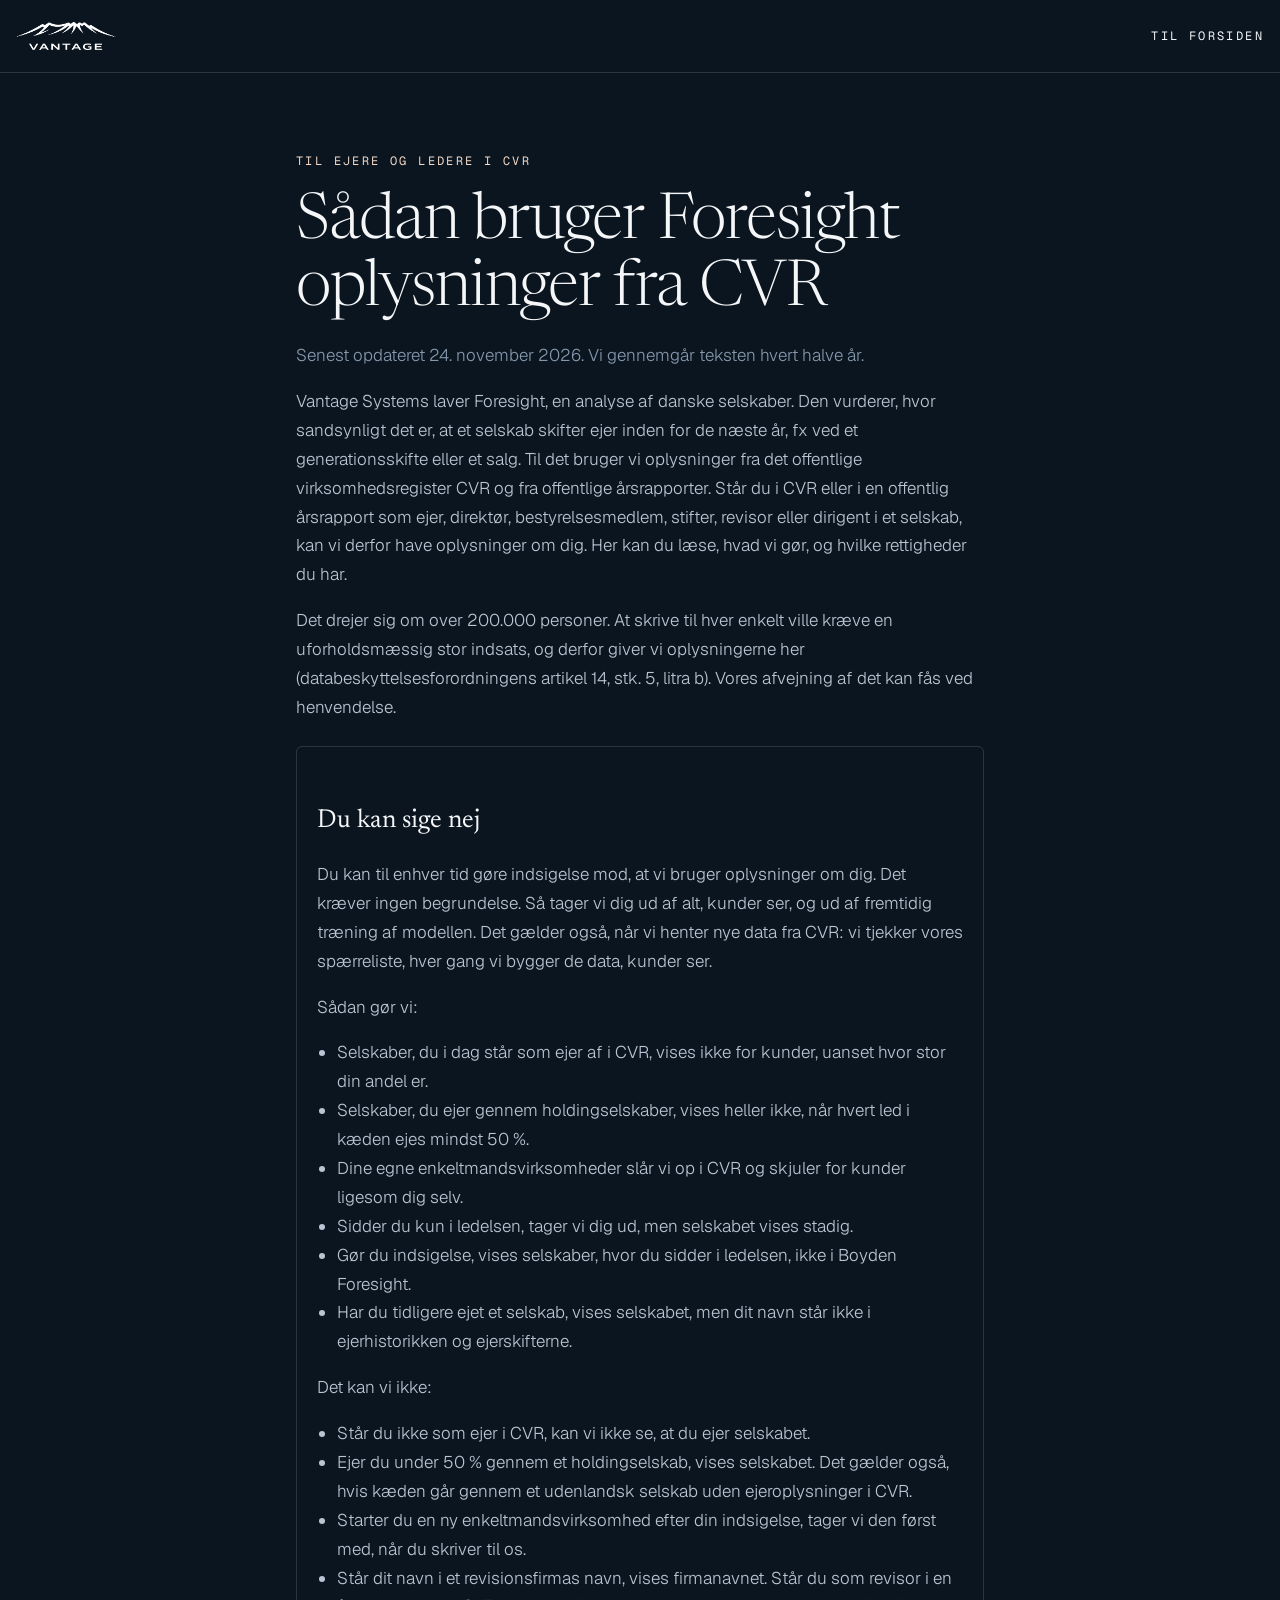
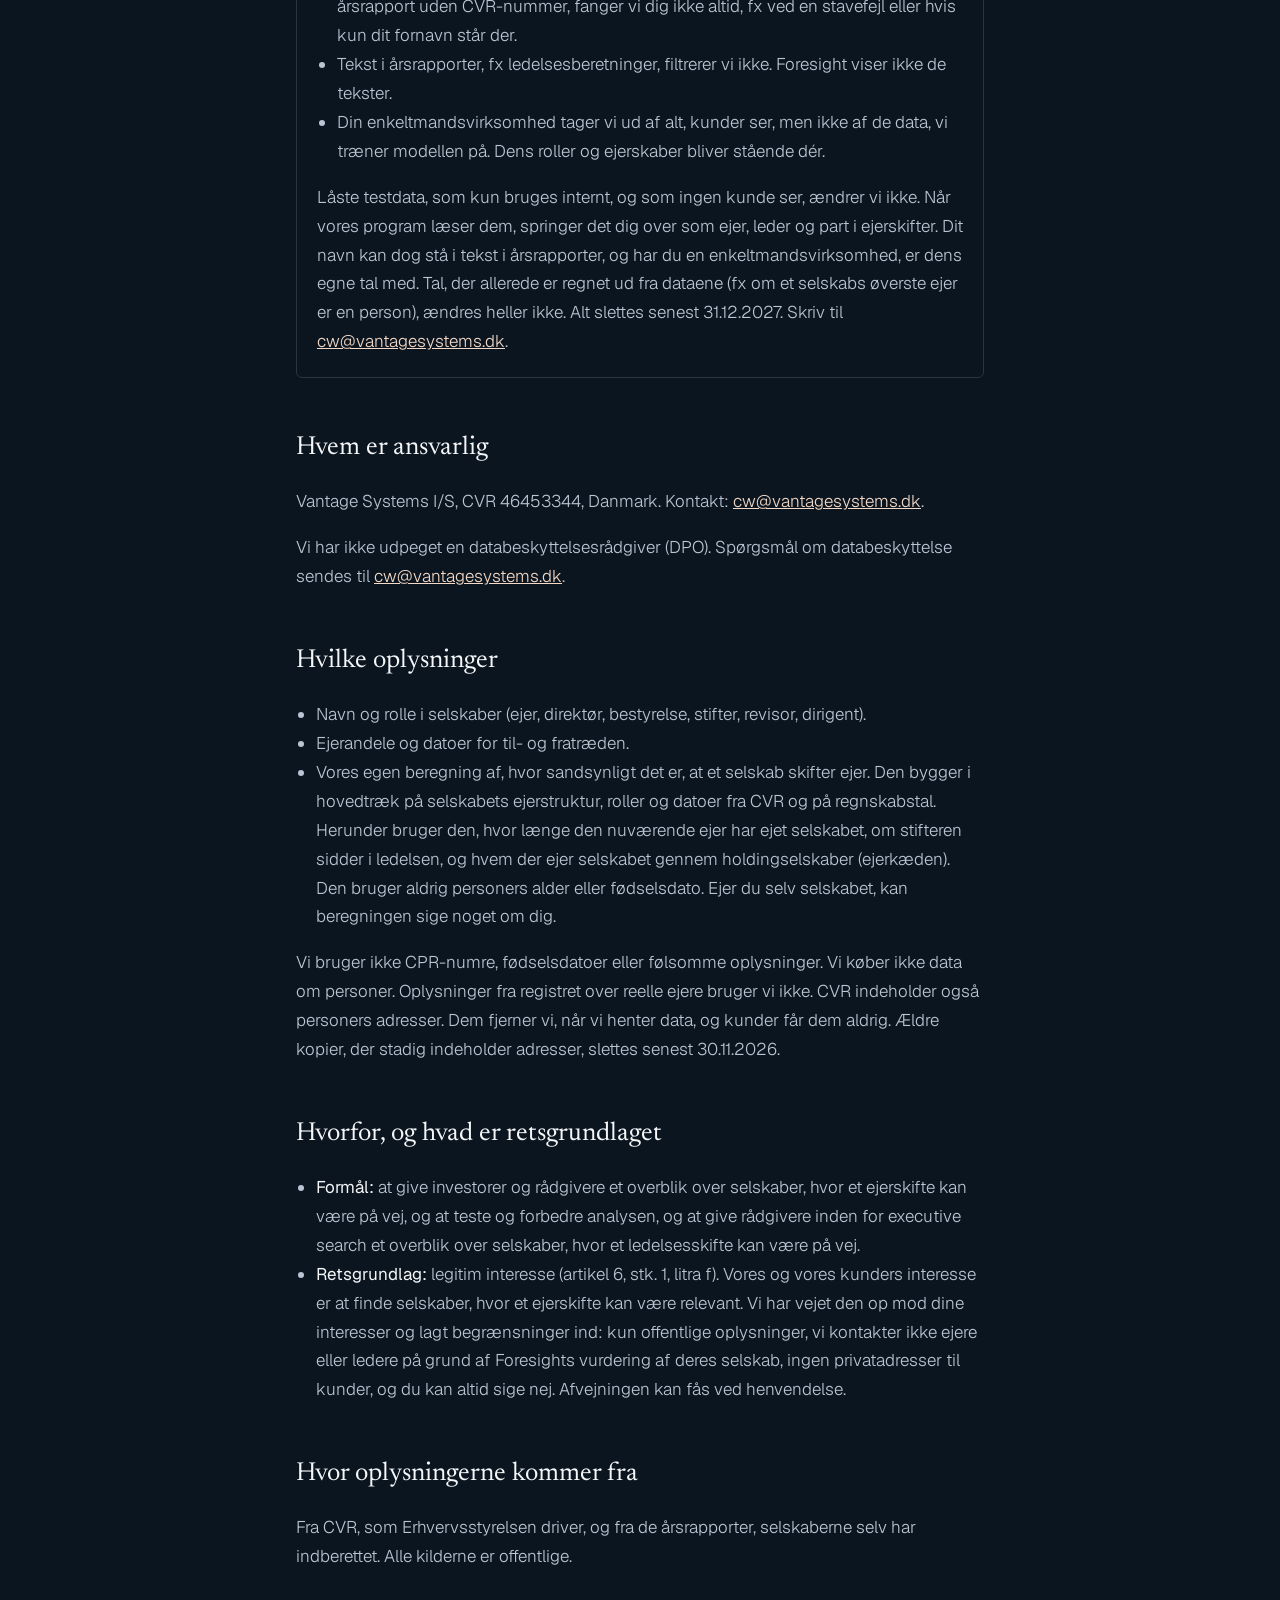
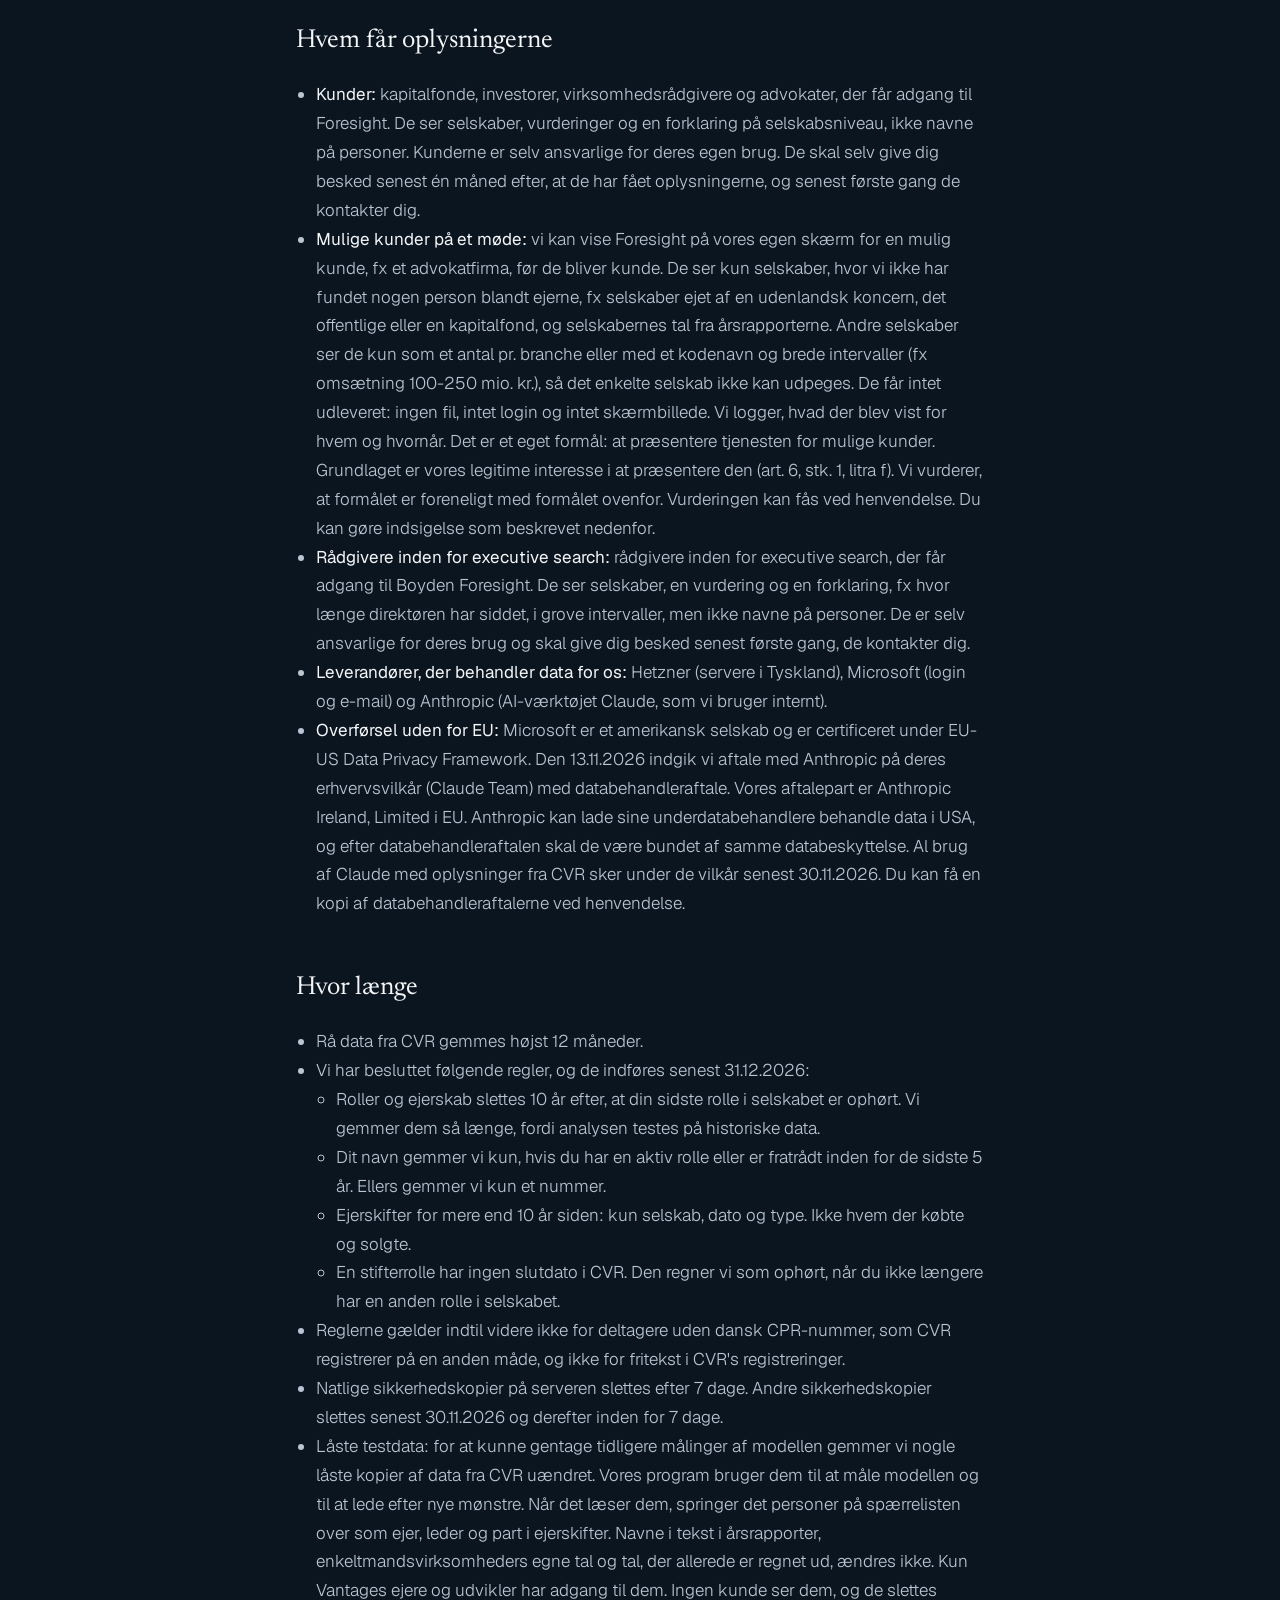
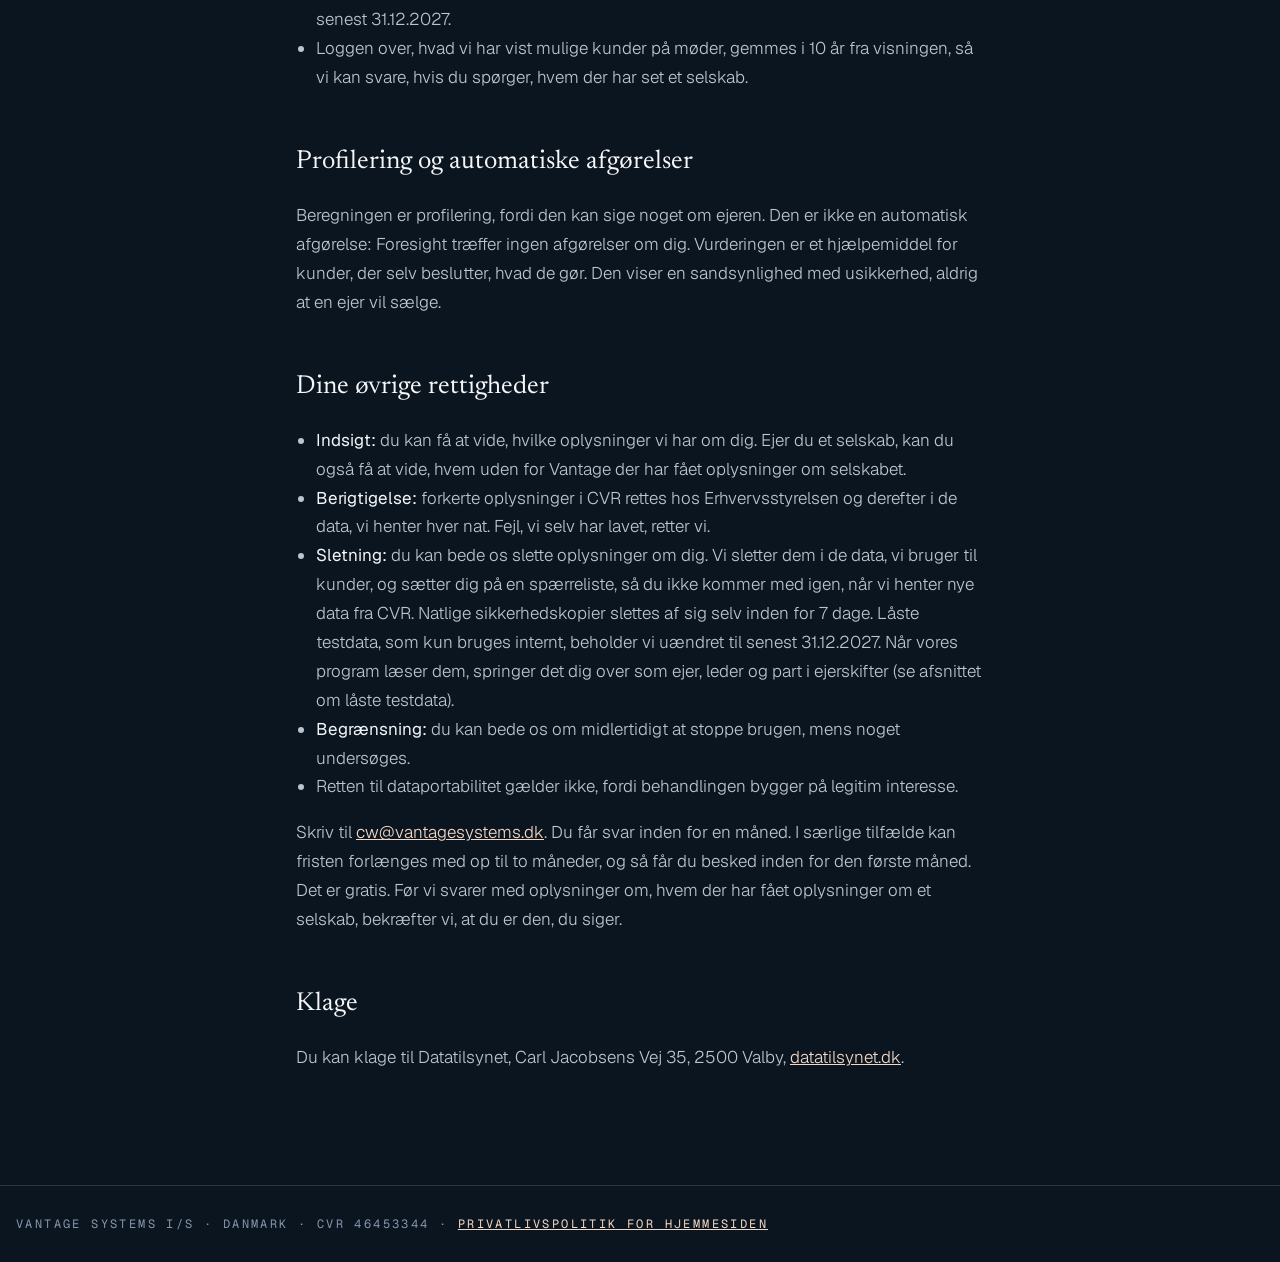
<file: cvr-oplysninger.html>
<!doctype html>
<html lang="da">
<head>
<meta charset="utf-8">
<meta name="viewport" content="width=device-width, initial-scale=1, viewport-fit=cover">
<title>Oplysninger fra CVR · Vantage Systems</title>
<meta name="description" content="Sådan bruger Vantage Systems oplysninger om ejere og ledere fra CVR i Foresight, og hvilke rettigheder du har.">
<meta name="robots" content="index,follow">
<link rel="icon" href="favicon.ico" sizes="any">
<link rel="stylesheet" href="fonts.css">
<style>
:root{--night:#0B1520;--dusk:#13233A;--mist:#B9C5D2;--snow:#F4F6F8;--glow:#F3D9C6;--line:rgba(244,246,248,.14);
  --f-display:'Newsreader',Georgia,serif;--f-body:'Geist','Helvetica Neue',Arial,sans-serif;--f-mono:'Geist Mono',ui-monospace,Menlo,monospace;color-scheme:dark}
*{box-sizing:border-box}
body{margin:0;background:var(--night);color:var(--snow);font-family:var(--f-body);font-weight:300;font-size:17px;line-height:1.7}
.wrap{padding-left:max(16px,env(safe-area-inset-left,0px));padding-right:max(16px,env(safe-area-inset-right,0px))}
header{display:flex;justify-content:space-between;align-items:center;padding-block:22px;border-bottom:1px solid var(--line)}
header img{width:100px;height:auto;display:block}
a{color:var(--glow)}
.mono{font-family:var(--f-mono);font-size:12px;letter-spacing:.2em;text-transform:uppercase}
main{max-width:720px;margin:0 auto;padding-block:72px 96px}
h1{font-family:var(--f-display);font-weight:300;font-size:clamp(40px,6vw,64px);line-height:1.05;margin:16px 0 8px;letter-spacing:-.015em;text-wrap:balance}
h2{font-family:var(--f-display);font-weight:400;font-size:26px;margin:48px 0 8px;text-wrap:balance}
p,li{color:var(--mist)} ul{padding-left:20px}
strong{color:var(--snow);font-weight:400}
.meta{color:#8597AB}
.boks{border:1px solid var(--line);border-radius:6px;padding:4px 20px;margin-top:24px}
footer{border-top:1px solid var(--line);padding-block:28px;color:#8597AB;font-size:11px}
</style>
</head>
<body>
<header class="wrap"><a href="index.html" aria-label="Vantage forside"><img src="logo.png" alt="Vantage"></a><a class="mono" href="index.html" style="color:var(--snow);text-decoration:none">Til forsiden</a></header>
<main class="wrap">
  <span class="mono" style="color:var(--glow)">Til ejere og ledere i CVR</span>
  <h1>Sådan bruger Foresight oplysninger fra CVR</h1>
  <p class="meta">Senest opdateret 24. november 2026. Vi gennemgår teksten hvert halve år.</p>

  <p>Vantage Systems laver Foresight, en analyse af danske selskaber. Den vurderer, hvor sandsynligt det er, at et selskab skifter ejer inden for de næste år, fx ved et generationsskifte eller et salg. Til det bruger vi oplysninger fra det offentlige virksomhedsregister CVR og fra offentlige årsrapporter. Står du i CVR eller i en offentlig årsrapport som ejer, direktør, bestyrelsesmedlem, stifter, revisor eller dirigent i et selskab, kan vi derfor have oplysninger om dig. Her kan du læse, hvad vi gør, og hvilke rettigheder du har.</p>
  <p>Det drejer sig om over 200.000 personer. At skrive til hver enkelt ville kræve en uforholdsmæssig stor indsats, og derfor giver vi oplysningerne her (databeskyttelsesforordningens artikel 14, stk. 5, litra b). Vores afvejning af det kan fås ved henvendelse.</p>

  <div class="boks">
    <h2>Du kan sige nej</h2>
    <p>Du kan til enhver tid gøre indsigelse mod, at vi bruger oplysninger om dig. Det kræver ingen begrundelse. Så tager vi dig ud af alt, kunder ser, og ud af fremtidig træning af modellen. Det gælder også, når vi henter nye data fra CVR: vi tjekker vores spærreliste, hver gang vi bygger de data, kunder ser.</p>
    <p>Sådan gør vi:</p>
    <ul>
      <li>Selskaber, du i dag står som ejer af i CVR, vises ikke for kunder, uanset hvor stor din andel er.</li>
      <li>Selskaber, du ejer gennem holdingselskaber, vises heller ikke, når hvert led i kæden ejes mindst 50 %.</li>
      <li>Dine egne enkeltmandsvirksomheder slår vi op i CVR og skjuler for kunder ligesom dig selv.</li>
      <li>Sidder du kun i ledelsen, tager vi dig ud, men selskabet vises stadig.</li>
      <li>Gør du indsigelse, vises selskaber, hvor du sidder i ledelsen, ikke i Boyden Foresight.</li>
      <li>Har du tidligere ejet et selskab, vises selskabet, men dit navn står ikke i ejerhistorikken og ejerskifterne.</li>
    </ul>
    <p>Det kan vi ikke:</p>
    <ul>
      <li>Står du ikke som ejer i CVR, kan vi ikke se, at du ejer selskabet.</li>
      <li>Ejer du under 50 % gennem et holdingselskab, vises selskabet. Det gælder også, hvis kæden går gennem et udenlandsk selskab uden ejeroplysninger i CVR.</li>
      <li>Starter du en ny enkeltmandsvirksomhed efter din indsigelse, tager vi den først med, når du skriver til os.</li>
      <li>Står dit navn i et revisionsfirmas navn, vises firmanavnet. Står du som revisor i en årsrapport uden CVR-nummer, fanger vi dig ikke altid, fx ved en stavefejl eller hvis kun dit fornavn står der.</li>
      <li>Tekst i årsrapporter, fx ledelsesberetninger, filtrerer vi ikke. Foresight viser ikke de tekster.</li>
      <li>Din enkeltmandsvirksomhed tager vi ud af alt, kunder ser, men ikke af de data, vi træner modellen på. Dens roller og ejerskaber bliver stående dér.</li>
    </ul>
    <p>Låste testdata, som kun bruges internt, og som ingen kunde ser, ændrer vi ikke. Når vores program læser dem, springer det dig over som ejer, leder og part i ejerskifter. Dit navn kan dog stå i tekst i årsrapporter, og har du en enkeltmandsvirksomhed, er dens egne tal med. Tal, der allerede er regnet ud fra dataene (fx om et selskabs øverste ejer er en person), ændres heller ikke. Alt slettes senest 31.12.2027. Skriv til <a href="mailto:cw@vantagesystems.dk">cw@vantagesystems.dk</a>.</p>
  </div>

  <h2>Hvem er ansvarlig</h2>
  <p>Vantage Systems I/S, CVR 46453344, Danmark. Kontakt: <a href="mailto:cw@vantagesystems.dk">cw@vantagesystems.dk</a>.</p>
  <p>Vi har ikke udpeget en databeskyttelsesrådgiver (DPO). Spørgsmål om databeskyttelse sendes til <a href="mailto:cw@vantagesystems.dk">cw@vantagesystems.dk</a>.</p>

  <h2>Hvilke oplysninger</h2>
  <ul>
    <li>Navn og rolle i selskaber (ejer, direktør, bestyrelse, stifter, revisor, dirigent).</li>
    <li>Ejerandele og datoer for til- og fratræden.</li>
    <li>Vores egen beregning af, hvor sandsynligt det er, at et selskab skifter ejer. Den bygger i hovedtræk på selskabets ejerstruktur, roller og datoer fra CVR og på regnskabstal. Herunder bruger den, hvor længe den nuværende ejer har ejet selskabet, om stifteren sidder i ledelsen, og hvem der ejer selskabet gennem holdingselskaber (ejerkæden). Den bruger aldrig personers alder eller fødselsdato. Ejer du selv selskabet, kan beregningen sige noget om dig.</li>
  </ul>
  <p>Vi bruger ikke CPR-numre, fødselsdatoer eller følsomme oplysninger. Vi køber ikke data om personer. Oplysninger fra registret over reelle ejere bruger vi ikke. CVR indeholder også personers adresser. Dem fjerner vi, når vi henter data, og kunder får dem aldrig. Ældre kopier, der stadig indeholder adresser, slettes senest 30.11.2026.</p>

  <h2>Hvorfor, og hvad er retsgrundlaget</h2>
  <ul>
    <li><strong>Formål:</strong> at give investorer og rådgivere et overblik over selskaber, hvor et ejerskifte kan være på vej, og at teste og forbedre analysen, og at give rådgivere inden for executive search et overblik over selskaber, hvor et ledelsesskifte kan være på vej.</li>
    <li><strong>Retsgrundlag:</strong> legitim interesse (artikel 6, stk. 1, litra f). Vores og vores kunders interesse er at finde selskaber, hvor et ejerskifte kan være relevant. Vi har vejet den op mod dine interesser og lagt begrænsninger ind: kun offentlige oplysninger, vi kontakter ikke ejere eller ledere på grund af Foresights vurdering af deres selskab, ingen privatadresser til kunder, og du kan altid sige nej. Afvejningen kan fås ved henvendelse.</li>
  </ul>

  <h2>Hvor oplysningerne kommer fra</h2>
  <p>Fra CVR, som Erhvervsstyrelsen driver, og fra de årsrapporter, selskaberne selv har indberettet. Alle kilderne er offentlige.</p>

  <h2>Hvem får oplysningerne</h2>
  <ul>
    <li><strong>Kunder:</strong> kapitalfonde, investorer, virksomhedsrådgivere og advokater, der får adgang til Foresight. De ser selskaber, vurderinger og en forklaring på selskabsniveau, ikke navne på personer. Kunderne er selv ansvarlige for deres egen brug. De skal selv give dig besked senest én måned efter, at de har fået oplysningerne, og senest første gang de kontakter dig.</li>
    <li><strong>Mulige kunder på et møde:</strong> vi kan vise Foresight på vores egen skærm for en mulig kunde, fx et advokatfirma, før de bliver kunde. De ser kun selskaber, hvor vi ikke har fundet nogen person blandt ejerne, fx selskaber ejet af en udenlandsk koncern, det offentlige eller en kapitalfond, og selskabernes tal fra årsrapporterne. Andre selskaber ser de kun som et antal pr. branche eller med et kodenavn og brede intervaller (fx omsætning 100-250 mio. kr.), så det enkelte selskab ikke kan udpeges. De får intet udleveret: ingen fil, intet login og intet skærmbillede. Vi logger, hvad der blev vist for hvem og hvornår. Det er et eget formål: at præsentere tjenesten for mulige kunder. Grundlaget er vores legitime interesse i at præsentere den (art. 6, stk. 1, litra f). Vi vurderer, at formålet er foreneligt med formålet ovenfor. Vurderingen kan fås ved henvendelse. Du kan gøre indsigelse som beskrevet nedenfor.</li>
    <li><strong>Rådgivere inden for executive search:</strong> rådgivere inden for executive search, der får adgang til Boyden Foresight. De ser selskaber, en vurdering og en forklaring, fx hvor længe direktøren har siddet, i grove intervaller, men ikke navne på personer. De er selv ansvarlige for deres brug og skal give dig besked senest første gang, de kontakter dig.</li>
    <li><strong>Leverandører, der behandler data for os:</strong> Hetzner (servere i Tyskland), Microsoft (login og e-mail) og Anthropic (AI-værktøjet Claude, som vi bruger internt).</li>
    <li><strong>Overførsel uden for EU:</strong> Microsoft er et amerikansk selskab og er certificeret under EU-US Data Privacy Framework. Den 13.11.2026 indgik vi aftale med Anthropic på deres erhvervsvilkår (Claude Team) med databehandleraftale. Vores aftalepart er Anthropic Ireland, Limited i EU. Anthropic kan lade sine underdatabehandlere behandle data i USA, og efter databehandleraftalen skal de være bundet af samme databeskyttelse. Al brug af Claude med oplysninger fra CVR sker under de vilkår senest 30.11.2026. Du kan få en kopi af databehandleraftalerne ved henvendelse.</li>
  </ul>

  <h2>Hvor længe</h2>
  <ul>
    <li>Rå data fra CVR gemmes højst 12 måneder.</li>
    <li>Vi har besluttet følgende regler, og de indføres senest 31.12.2026:
      <ul>
        <li>Roller og ejerskab slettes 10 år efter, at din sidste rolle i selskabet er ophørt. Vi gemmer dem så længe, fordi analysen testes på historiske data.</li>
        <li>Dit navn gemmer vi kun, hvis du har en aktiv rolle eller er fratrådt inden for de sidste 5 år. Ellers gemmer vi kun et nummer.</li>
        <li>Ejerskifter for mere end 10 år siden: kun selskab, dato og type. Ikke hvem der købte og solgte.</li>
        <li>En stifterrolle har ingen slutdato i CVR. Den regner vi som ophørt, når du ikke længere har en anden rolle i selskabet.</li>
      </ul>
    </li>
    <li>Reglerne gælder indtil videre ikke for deltagere uden dansk CPR-nummer, som CVR registrerer på en anden måde, og ikke for fritekst i CVR's registreringer.</li>
    <li>Natlige sikkerhedskopier på serveren slettes efter 7 dage. Andre sikkerhedskopier slettes senest 30.11.2026 og derefter inden for 7 dage.</li>
    <li>Låste testdata: for at kunne gentage tidligere målinger af modellen gemmer vi nogle låste kopier af data fra CVR uændret. Vores program bruger dem til at måle modellen og til at lede efter nye mønstre. Når det læser dem, springer det personer på spærrelisten over som ejer, leder og part i ejerskifter. Navne i tekst i årsrapporter, enkeltmandsvirksomheders egne tal og tal, der allerede er regnet ud, ændres ikke. Kun Vantages ejere og udvikler har adgang til dem. Ingen kunde ser dem, og de slettes senest 31.12.2027.</li>
    <li>Loggen over, hvad vi har vist mulige kunder på møder, gemmes i 10 år fra visningen, så vi kan svare, hvis du spørger, hvem der har set et selskab.</li>
  </ul>

  <h2>Profilering og automatiske afgørelser</h2>
  <p>Beregningen er profilering, fordi den kan sige noget om ejeren. Den er ikke en automatisk afgørelse: Foresight træffer ingen afgørelser om dig. Vurderingen er et hjælpemiddel for kunder, der selv beslutter, hvad de gør. Den viser en sandsynlighed med usikkerhed, aldrig at en ejer vil sælge.</p>

  <h2>Dine øvrige rettigheder</h2>
  <ul>
    <li><strong>Indsigt:</strong> du kan få at vide, hvilke oplysninger vi har om dig. Ejer du et selskab, kan du også få at vide, hvem uden for Vantage der har fået oplysninger om selskabet.</li>
    <li><strong>Berigtigelse:</strong> forkerte oplysninger i CVR rettes hos Erhvervsstyrelsen og derefter i de data, vi henter hver nat. Fejl, vi selv har lavet, retter vi.</li>
    <li><strong>Sletning:</strong> du kan bede os slette oplysninger om dig. Vi sletter dem i de data, vi bruger til kunder, og sætter dig på en spærreliste, så du ikke kommer med igen, når vi henter nye data fra CVR. Natlige sikkerhedskopier slettes af sig selv inden for 7 dage. Låste testdata, som kun bruges internt, beholder vi uændret til senest 31.12.2027. Når vores program læser dem, springer det dig over som ejer, leder og part i ejerskifter (se afsnittet om låste testdata).</li>
    <li><strong>Begrænsning:</strong> du kan bede os om midlertidigt at stoppe brugen, mens noget undersøges.</li>
    <li>Retten til dataportabilitet gælder ikke, fordi behandlingen bygger på legitim interesse.</li>
  </ul>
  <p>Skriv til <a href="mailto:cw@vantagesystems.dk">cw@vantagesystems.dk</a>. Du får svar inden for en måned. I særlige tilfælde kan fristen forlænges med op til to måneder, og så får du besked inden for den første måned. Det er gratis. Før vi svarer med oplysninger om, hvem der har fået oplysninger om et selskab, bekræfter vi, at du er den, du siger.</p>

  <h2>Klage</h2>
  <p>Du kan klage til Datatilsynet, Carl Jacobsens Vej 35, 2500 Valby, <a href="https://www.datatilsynet.dk" rel="noopener">datatilsynet.dk</a>.</p>
</main>
<footer class="wrap mono">Vantage Systems I/S · Danmark · CVR 46453344 · <a href="privacy.html">Privatlivspolitik for hjemmesiden</a></footer>
</body>
</html>
</file>
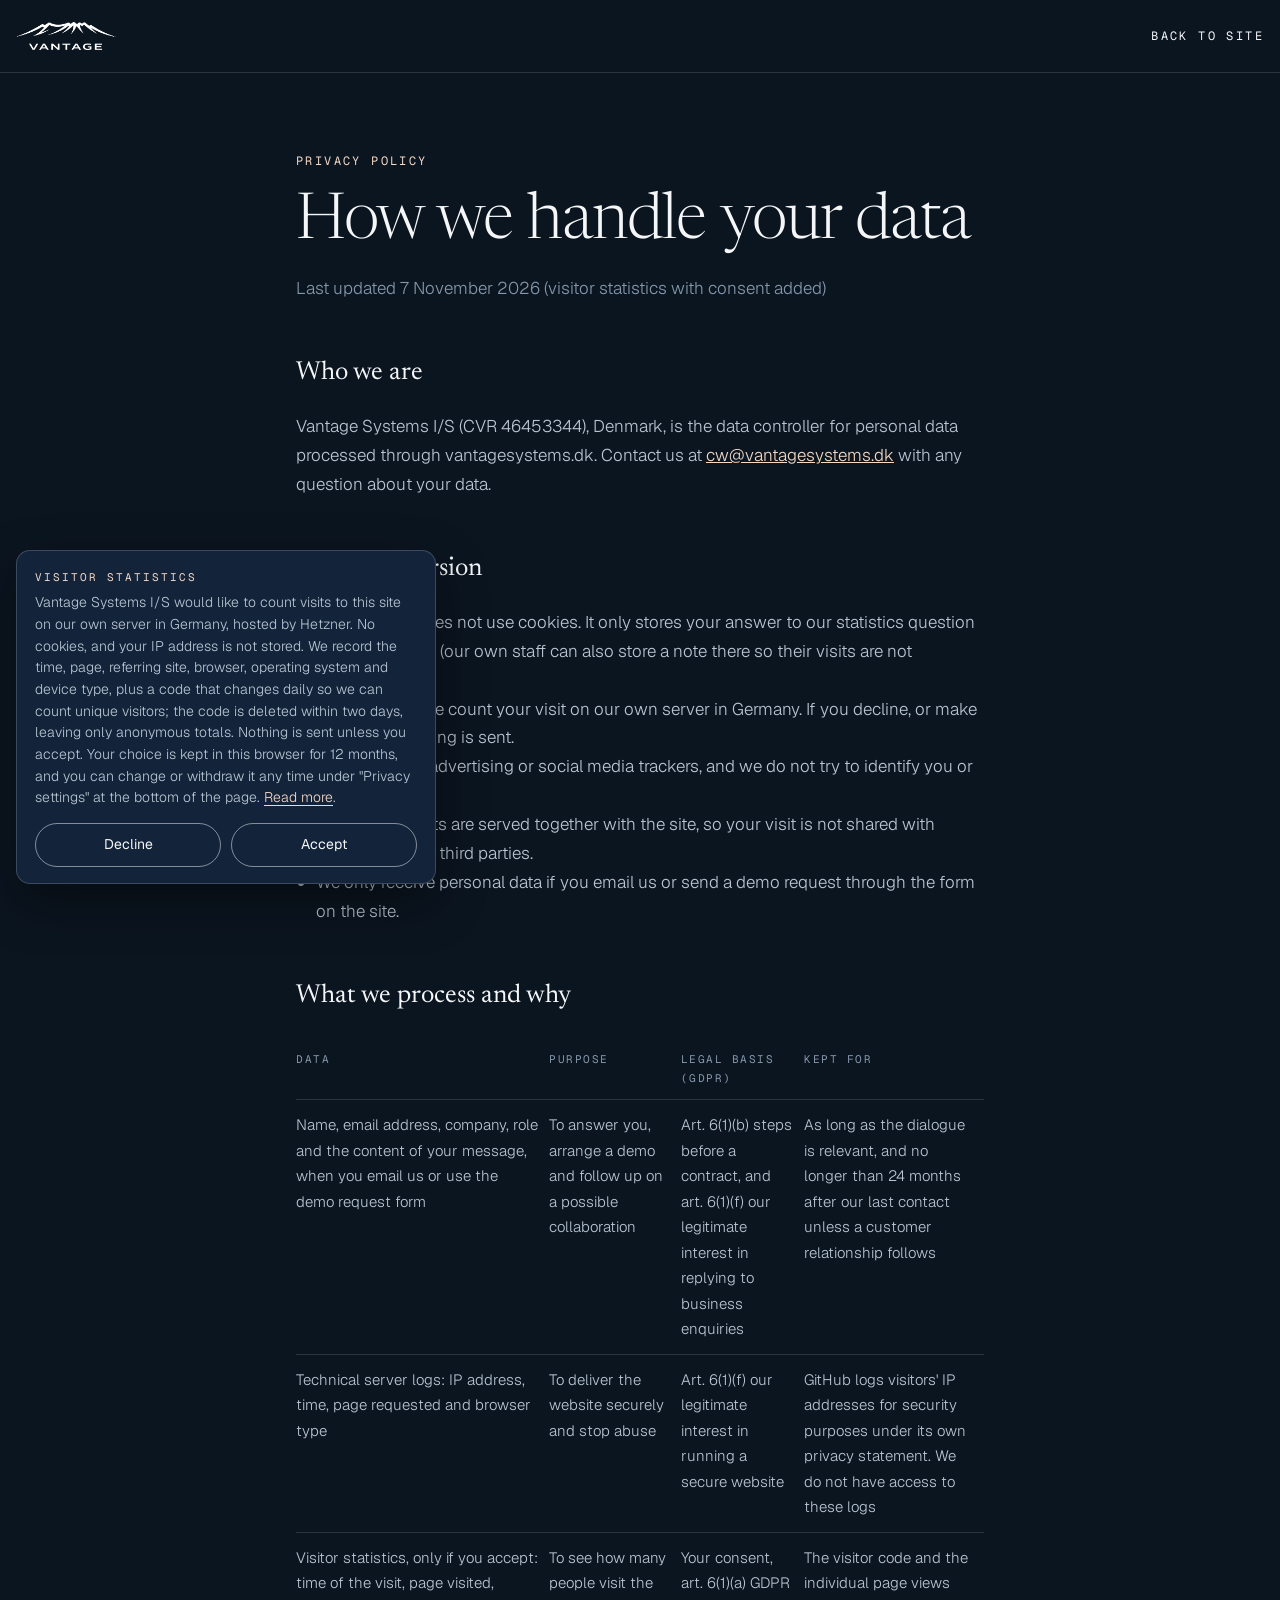
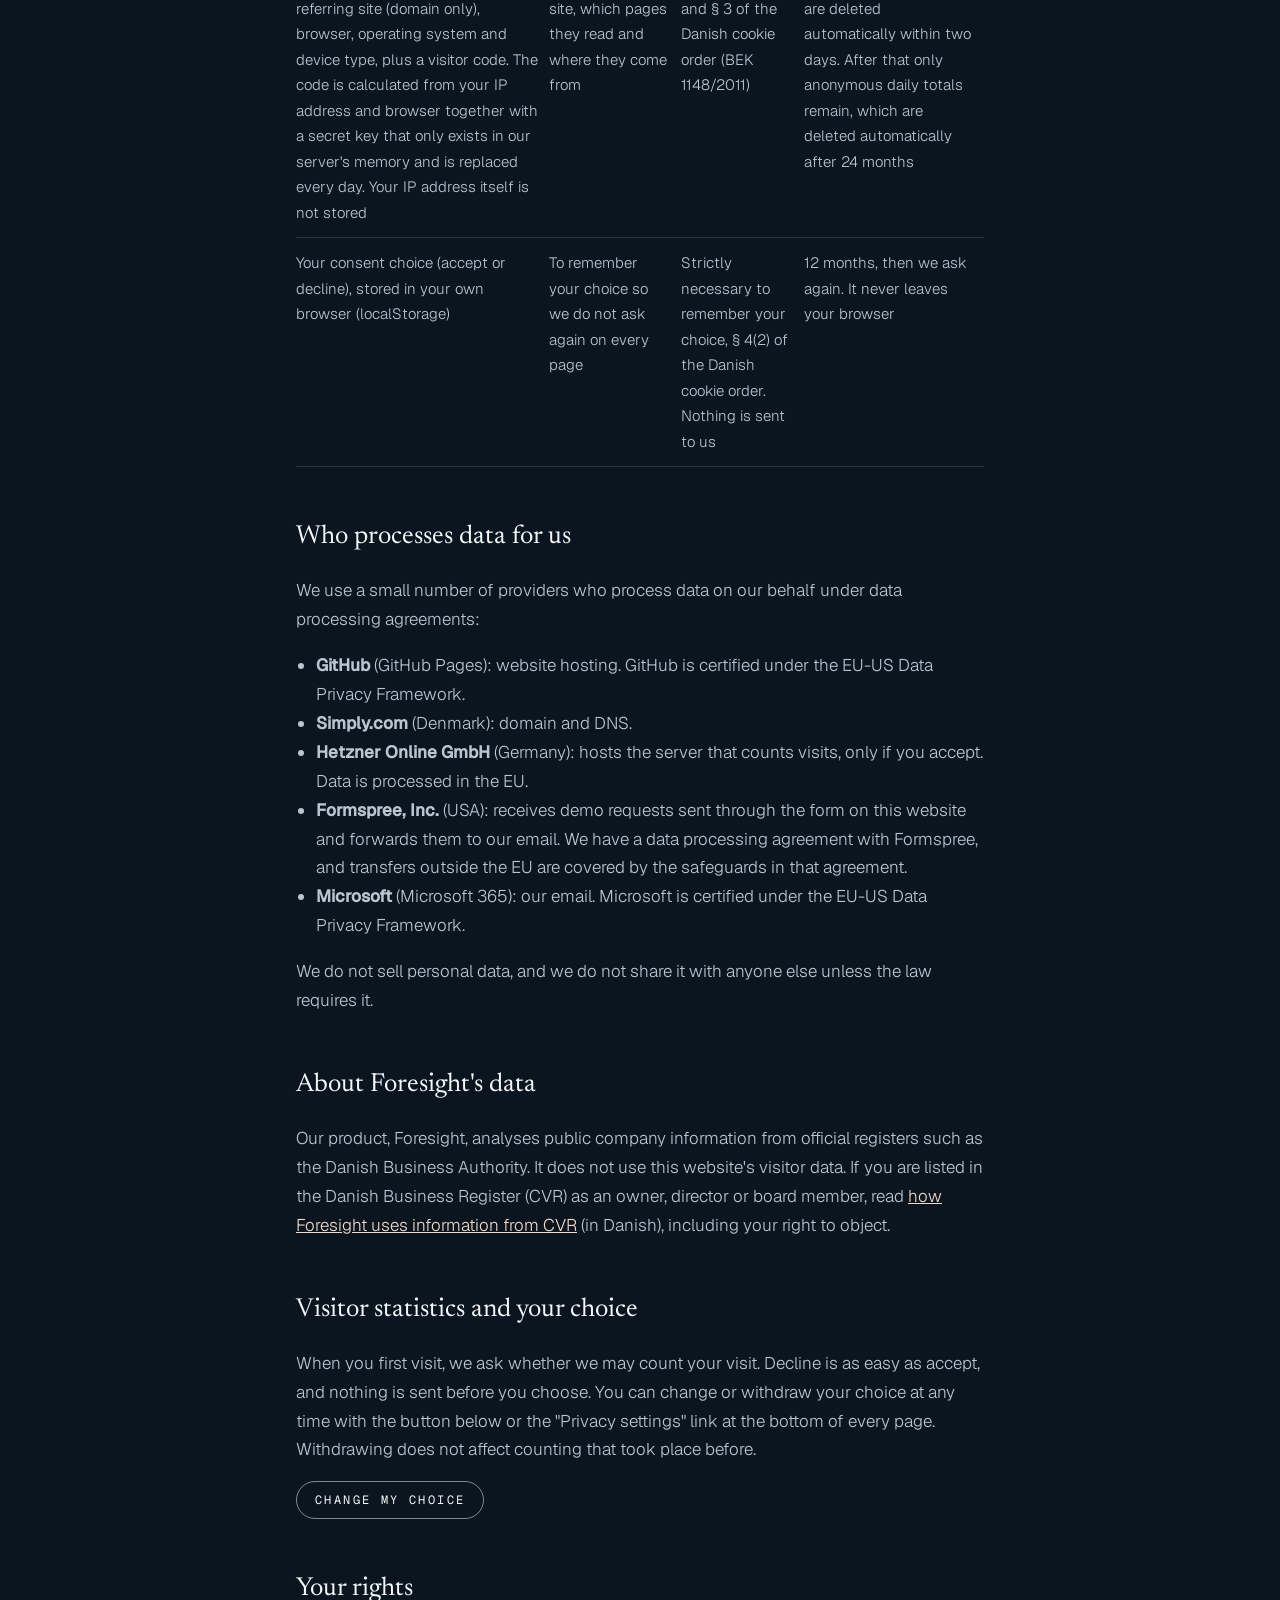
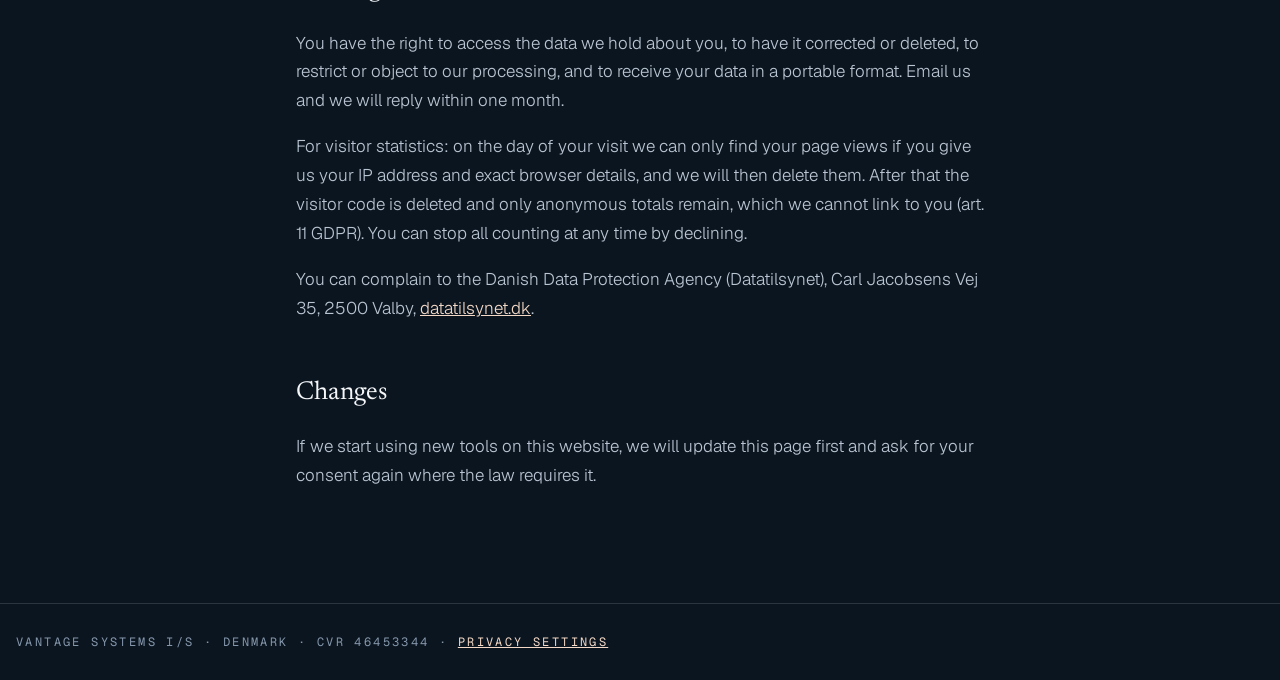
<file: privacy.html>
<!doctype html>
<html lang="en">
<head>
<meta charset="utf-8">
<meta name="viewport" content="width=device-width, initial-scale=1, viewport-fit=cover">
<title>Privacy policy · Vantage Systems</title>
<meta name="description" content="How Vantage Systems I/S handles personal data on vantagesystems.dk.">
<meta name="robots" content="index,follow">
<link rel="icon" href="favicon.ico" sizes="any">
<link rel="stylesheet" href="fonts.css">
<style>
:root{--night:#0B1520;--dusk:#13233A;--mist:#B9C5D2;--snow:#F4F6F8;--glow:#F3D9C6;--line:rgba(244,246,248,.14);
  --f-display:'Newsreader',Georgia,serif;--f-body:'Geist','Helvetica Neue',Arial,sans-serif;--f-mono:'Geist Mono',ui-monospace,Menlo,monospace;color-scheme:dark}
*{box-sizing:border-box}
body{margin:0;background:var(--night);color:var(--snow);font-family:var(--f-body);font-weight:300;font-size:17px;line-height:1.7}
.wrap{padding-left:max(16px,env(safe-area-inset-left,0px));padding-right:max(16px,env(safe-area-inset-right,0px))}
header{display:flex;justify-content:space-between;align-items:center;padding-block:22px;border-bottom:1px solid var(--line)}
header img{width:100px;height:auto;display:block}
a{color:var(--glow)}
.mono{font-family:var(--f-mono);font-size:12px;letter-spacing:.2em;text-transform:uppercase}
main{max-width:720px;margin:0 auto;padding-block:72px 96px}
h1{font-family:var(--f-display);font-weight:300;font-size:clamp(40px,6vw,64px);line-height:1.05;margin:16px 0 8px;letter-spacing:-.015em}
h2{font-family:var(--f-display);font-weight:400;font-size:26px;margin:48px 0 8px}
p,li{color:var(--mist)} ul{padding-left:20px}
.meta{color:#8597AB}
table{width:100%;border-collapse:collapse;font-size:15px;margin-top:12px}
th,td{text-align:left;vertical-align:top;padding:12px 10px 12px 0;border-bottom:1px solid var(--line)}
th{font-family:var(--f-mono);font-size:11px;letter-spacing:.14em;text-transform:uppercase;color:#8597AB;font-weight:400}
td{color:var(--mist)}
.tbl{overflow-x:auto}
footer{border-top:1px solid var(--line);padding-block:28px;color:#8597AB;font-size:11px}
</style>
</head>
<body>
<header class="wrap"><a href="index.html" aria-label="Vantage home"><img src="logo.png" alt="Vantage"></a><a class="mono" href="index.html" style="color:var(--snow);text-decoration:none">Back to site</a></header>
<main class="wrap">
  <span class="mono" style="color:var(--glow)">Privacy policy</span>
  <h1>How we handle your data</h1>
  <p class="meta">Last updated 7 November 2026 (visitor statistics with consent added)</p>

  <h2>Who we are</h2>
  <p>Vantage Systems I/S (CVR 46453344), Denmark, is the data controller for personal data processed through vantagesystems.dk. Contact us at <a href="mailto:cw@vantagesystems.dk">cw@vantagesystems.dk</a> with any question about your data.</p>

  <h2>The short version</h2>
  <ul>
    <li>This website does not use cookies. It only stores your answer to our statistics question in your browser (our own staff can also store a note there so their visits are not counted).</li>
    <li>If you accept, we count your visit on our own server in Germany. If you decline, or make no choice, nothing is sent.</li>
    <li>We do not use advertising or social media trackers, and we do not try to identify you or your company.</li>
    <li>Fonts and scripts are served together with the site, so your visit is not shared with Google or other third parties.</li>
    <li>We only receive personal data if you email us or send a demo request through the form on the site.</li>
  </ul>

  <h2>What we process and why</h2>
  <div class="tbl"><table>
    <thead><tr><th>Data</th><th>Purpose</th><th>Legal basis (GDPR)</th><th>Kept for</th></tr></thead>
    <tbody>
      <tr><td>Name, email address, company, role and the content of your message, when you email us or use the demo request form</td><td>To answer you, arrange a demo and follow up on a possible collaboration</td><td>Art. 6(1)(b) steps before a contract, and art. 6(1)(f) our legitimate interest in replying to business enquiries</td><td>As long as the dialogue is relevant, and no longer than 24 months after our last contact unless a customer relationship follows</td></tr>
      <tr><td>Technical server logs: IP address, time, page requested and browser type</td><td>To deliver the website securely and stop abuse</td><td>Art. 6(1)(f) our legitimate interest in running a secure website</td><td>GitHub logs visitors' IP addresses for security purposes under its own privacy statement. We do not have access to these logs</td></tr>
      <tr><td>Visitor statistics, only if you accept: time of the visit, page visited, referring site (domain only), browser, operating system and device type, plus a visitor code. The code is calculated from your IP address and browser together with a secret key that only exists in our server's memory and is replaced every day. Your IP address itself is not stored</td><td>To see how many people visit the site, which pages they read and where they come from</td><td>Your consent, art. 6(1)(a) GDPR and &sect; 3 of the Danish cookie order (BEK 1148/2011)</td><td>The visitor code and the individual page views are deleted automatically within two days. After that only anonymous daily totals remain, which are deleted automatically after 24 months</td></tr>
      <tr><td>Your consent choice (accept or decline), stored in your own browser (localStorage)</td><td>To remember your choice so we do not ask again on every page</td><td>Strictly necessary to remember your choice, § 4(2) of the Danish cookie order. Nothing is sent to us</td><td>12 months, then we ask again. It never leaves your browser</td></tr>
    </tbody>
  </table></div>

  <h2>Who processes data for us</h2>
  <p>We use a small number of providers who process data on our behalf under data processing agreements:</p>
  <ul>
    <li><strong>GitHub</strong> (GitHub Pages): website hosting. GitHub is certified under the EU-US Data Privacy Framework.</li>
    <li><strong>Simply.com</strong> (Denmark): domain and DNS.</li>
    <li><strong>Hetzner Online GmbH</strong> (Germany): hosts the server that counts visits, only if you accept. Data is processed in the EU.</li>
    <li><strong>Formspree, Inc.</strong> (USA): receives demo requests sent through the form on this website and forwards them to our email. We have a data processing agreement with Formspree, and transfers outside the EU are covered by the safeguards in that agreement.</li>
    <li><strong>Microsoft</strong> (Microsoft 365): our email. Microsoft is certified under the EU-US Data Privacy Framework.</li>
  </ul>
  <p>We do not sell personal data, and we do not share it with anyone else unless the law requires it.</p>

  <h2>About Foresight's data</h2>
  <p>Our product, Foresight, analyses public company information from official registers such as the Danish Business Authority. It does not use this website's visitor data. If you are listed in the Danish Business Register (CVR) as an owner, director or board member, read <a href="cvr-oplysninger.html" lang="da">how Foresight uses information from CVR</a> (in Danish), including your right to object.</p>

  <h2 id="statistics">Visitor statistics and your choice</h2>
  <p>When you first visit, we ask whether we may count your visit. Decline is as easy as accept, and nothing is sent before you choose. You can change or withdraw your choice at any time with the button below or the "Privacy settings" link at the bottom of every page. Withdrawing does not affect counting that took place before.</p>
  <p><button type="button" data-consent-open class="mono" style="background:transparent;color:var(--snow);border:1px solid rgba(244,246,248,.5);border-radius:999px;padding:10px 18px;cursor:pointer">Change my choice</button></p>

  <h2>Your rights</h2>
  <p>You have the right to access the data we hold about you, to have it corrected or deleted, to restrict or object to our processing, and to receive your data in a portable format. Email us and we will reply within one month.</p>
  <p>For visitor statistics: on the day of your visit we can only find your page views if you give us your IP address and exact browser details, and we will then delete them. After that the visitor code is deleted and only anonymous totals remain, which we cannot link to you (art. 11 GDPR). You can stop all counting at any time by declining.</p>
  <p>You can complain to the Danish Data Protection Agency (Datatilsynet), Carl Jacobsens Vej 35, 2500 Valby, <a href="https://www.datatilsynet.dk" rel="noopener">datatilsynet.dk</a>.</p>

  <h2>Changes</h2>
  <p>If we start using new tools on this website, we will update this page first and ask for your consent again where the law requires it.</p>
</main>
<footer class="wrap mono">Vantage Systems I/S · Denmark · CVR 46453344 · <a href="#statistics" data-consent-open>Privacy settings</a></footer>
<script src="consent.js" defer></script>
</body>
</html>
</file>
<file: fonts.css>
/* latin-ext */
@font-face {
  font-family: 'Geist';
  font-style: normal;
  font-weight: 300;
  font-display: swap;
  src: url(Geist-normal-300-latin-ext.woff2) format('woff2');
  unicode-range: U+0100-02BA, U+02BD-02C5, U+02C7-02CC, U+02CE-02D7, U+02DD-02FF, U+0304, U+0308, U+0329, U+1D00-1DBF, U+1E00-1E9F, U+1EF2-1EFF, U+2020, U+20A0-20AB, U+20AD-20C4, U+2113, U+2C60-2C7F, U+A720-A7FF;
}
/* latin */
@font-face {
  font-family: 'Geist';
  font-style: normal;
  font-weight: 300;
  font-display: swap;
  src: url(Geist-normal-300-latin.woff2) format('woff2');
  unicode-range: U+0000-00FF, U+0131, U+0152-0153, U+02BB-02BC, U+02C6, U+02DA, U+02DC, U+0304, U+0308, U+0329, U+2000-206F, U+20AC, U+2122, U+2191, U+2193, U+2212, U+2215, U+FEFF, U+FFFD;
}
/* latin-ext */
@font-face {
  font-family: 'Geist';
  font-style: normal;
  font-weight: 400;
  font-display: swap;
  src: url(Geist-normal-300-latin-ext.woff2) format('woff2');
  unicode-range: U+0100-02BA, U+02BD-02C5, U+02C7-02CC, U+02CE-02D7, U+02DD-02FF, U+0304, U+0308, U+0329, U+1D00-1DBF, U+1E00-1E9F, U+1EF2-1EFF, U+2020, U+20A0-20AB, U+20AD-20C4, U+2113, U+2C60-2C7F, U+A720-A7FF;
}
/* latin */
@font-face {
  font-family: 'Geist';
  font-style: normal;
  font-weight: 400;
  font-display: swap;
  src: url(Geist-normal-300-latin.woff2) format('woff2');
  unicode-range: U+0000-00FF, U+0131, U+0152-0153, U+02BB-02BC, U+02C6, U+02DA, U+02DC, U+0304, U+0308, U+0329, U+2000-206F, U+20AC, U+2122, U+2191, U+2193, U+2212, U+2215, U+FEFF, U+FFFD;
}
/* latin-ext */
@font-face {
  font-family: 'Geist';
  font-style: normal;
  font-weight: 500;
  font-display: swap;
  src: url(Geist-normal-300-latin-ext.woff2) format('woff2');
  unicode-range: U+0100-02BA, U+02BD-02C5, U+02C7-02CC, U+02CE-02D7, U+02DD-02FF, U+0304, U+0308, U+0329, U+1D00-1DBF, U+1E00-1E9F, U+1EF2-1EFF, U+2020, U+20A0-20AB, U+20AD-20C4, U+2113, U+2C60-2C7F, U+A720-A7FF;
}
/* latin */
@font-face {
  font-family: 'Geist';
  font-style: normal;
  font-weight: 500;
  font-display: swap;
  src: url(Geist-normal-300-latin.woff2) format('woff2');
  unicode-range: U+0000-00FF, U+0131, U+0152-0153, U+02BB-02BC, U+02C6, U+02DA, U+02DC, U+0304, U+0308, U+0329, U+2000-206F, U+20AC, U+2122, U+2191, U+2193, U+2212, U+2215, U+FEFF, U+FFFD;
}
/* latin-ext */
@font-face {
  font-family: 'Geist Mono';
  font-style: normal;
  font-weight: 400;
  font-display: swap;
  src: url(GeistMono-normal-400-latin-ext.woff2) format('woff2');
  unicode-range: U+0100-02BA, U+02BD-02C5, U+02C7-02CC, U+02CE-02D7, U+02DD-02FF, U+0304, U+0308, U+0329, U+1D00-1DBF, U+1E00-1E9F, U+1EF2-1EFF, U+2020, U+20A0-20AB, U+20AD-20C4, U+2113, U+2C60-2C7F, U+A720-A7FF;
}
/* latin */
@font-face {
  font-family: 'Geist Mono';
  font-style: normal;
  font-weight: 400;
  font-display: swap;
  src: url(GeistMono-normal-400-latin.woff2) format('woff2');
  unicode-range: U+0000-00FF, U+0131, U+0152-0153, U+02BB-02BC, U+02C6, U+02DA, U+02DC, U+0304, U+0308, U+0329, U+2000-206F, U+20AC, U+2122, U+2191, U+2193, U+2212, U+2215, U+FEFF, U+FFFD;
}
/* latin-ext */
@font-face {
  font-family: 'Newsreader';
  font-style: italic;
  font-weight: 300;
  font-display: swap;
  src: url(Newsreader-italic-300-latin-ext.woff2) format('woff2');
  unicode-range: U+0100-02BA, U+02BD-02C5, U+02C7-02CC, U+02CE-02D7, U+02DD-02FF, U+0304, U+0308, U+0329, U+1D00-1DBF, U+1E00-1E9F, U+1EF2-1EFF, U+2020, U+20A0-20AB, U+20AD-20C4, U+2113, U+2C60-2C7F, U+A720-A7FF;
}
/* latin */
@font-face {
  font-family: 'Newsreader';
  font-style: italic;
  font-weight: 300;
  font-display: swap;
  src: url(Newsreader-italic-300-latin.woff2) format('woff2');
  unicode-range: U+0000-00FF, U+0131, U+0152-0153, U+02BB-02BC, U+02C6, U+02DA, U+02DC, U+0304, U+0308, U+0329, U+2000-206F, U+20AC, U+2122, U+2191, U+2193, U+2212, U+2215, U+FEFF, U+FFFD;
}
/* latin-ext */
@font-face {
  font-family: 'Newsreader';
  font-style: italic;
  font-weight: 400;
  font-display: swap;
  src: url(Newsreader-italic-300-latin-ext.woff2) format('woff2');
  unicode-range: U+0100-02BA, U+02BD-02C5, U+02C7-02CC, U+02CE-02D7, U+02DD-02FF, U+0304, U+0308, U+0329, U+1D00-1DBF, U+1E00-1E9F, U+1EF2-1EFF, U+2020, U+20A0-20AB, U+20AD-20C4, U+2113, U+2C60-2C7F, U+A720-A7FF;
}
/* latin */
@font-face {
  font-family: 'Newsreader';
  font-style: italic;
  font-weight: 400;
  font-display: swap;
  src: url(Newsreader-italic-300-latin.woff2) format('woff2');
  unicode-range: U+0000-00FF, U+0131, U+0152-0153, U+02BB-02BC, U+02C6, U+02DA, U+02DC, U+0304, U+0308, U+0329, U+2000-206F, U+20AC, U+2122, U+2191, U+2193, U+2212, U+2215, U+FEFF, U+FFFD;
}
/* latin-ext */
@font-face {
  font-family: 'Newsreader';
  font-style: normal;
  font-weight: 300;
  font-display: swap;
  src: url(Newsreader-normal-300-latin-ext.woff2) format('woff2');
  unicode-range: U+0100-02BA, U+02BD-02C5, U+02C7-02CC, U+02CE-02D7, U+02DD-02FF, U+0304, U+0308, U+0329, U+1D00-1DBF, U+1E00-1E9F, U+1EF2-1EFF, U+2020, U+20A0-20AB, U+20AD-20C4, U+2113, U+2C60-2C7F, U+A720-A7FF;
}
/* latin */
@font-face {
  font-family: 'Newsreader';
  font-style: normal;
  font-weight: 300;
  font-display: swap;
  src: url(Newsreader-normal-300-latin.woff2) format('woff2');
  unicode-range: U+0000-00FF, U+0131, U+0152-0153, U+02BB-02BC, U+02C6, U+02DA, U+02DC, U+0304, U+0308, U+0329, U+2000-206F, U+20AC, U+2122, U+2191, U+2193, U+2212, U+2215, U+FEFF, U+FFFD;
}
/* latin-ext */
@font-face {
  font-family: 'Newsreader';
  font-style: normal;
  font-weight: 400;
  font-display: swap;
  src: url(Newsreader-normal-300-latin-ext.woff2) format('woff2');
  unicode-range: U+0100-02BA, U+02BD-02C5, U+02C7-02CC, U+02CE-02D7, U+02DD-02FF, U+0304, U+0308, U+0329, U+1D00-1DBF, U+1E00-1E9F, U+1EF2-1EFF, U+2020, U+20A0-20AB, U+20AD-20C4, U+2113, U+2C60-2C7F, U+A720-A7FF;
}
/* latin */
@font-face {
  font-family: 'Newsreader';
  font-style: normal;
  font-weight: 400;
  font-display: swap;
  src: url(Newsreader-normal-300-latin.woff2) format('woff2');
  unicode-range: U+0000-00FF, U+0131, U+0152-0153, U+02BB-02BC, U+02C6, U+02DA, U+02DC, U+0304, U+0308, U+0329, U+2000-206F, U+20AC, U+2122, U+2191, U+2193, U+2212, U+2215, U+FEFF, U+FFFD;
}
</file>
